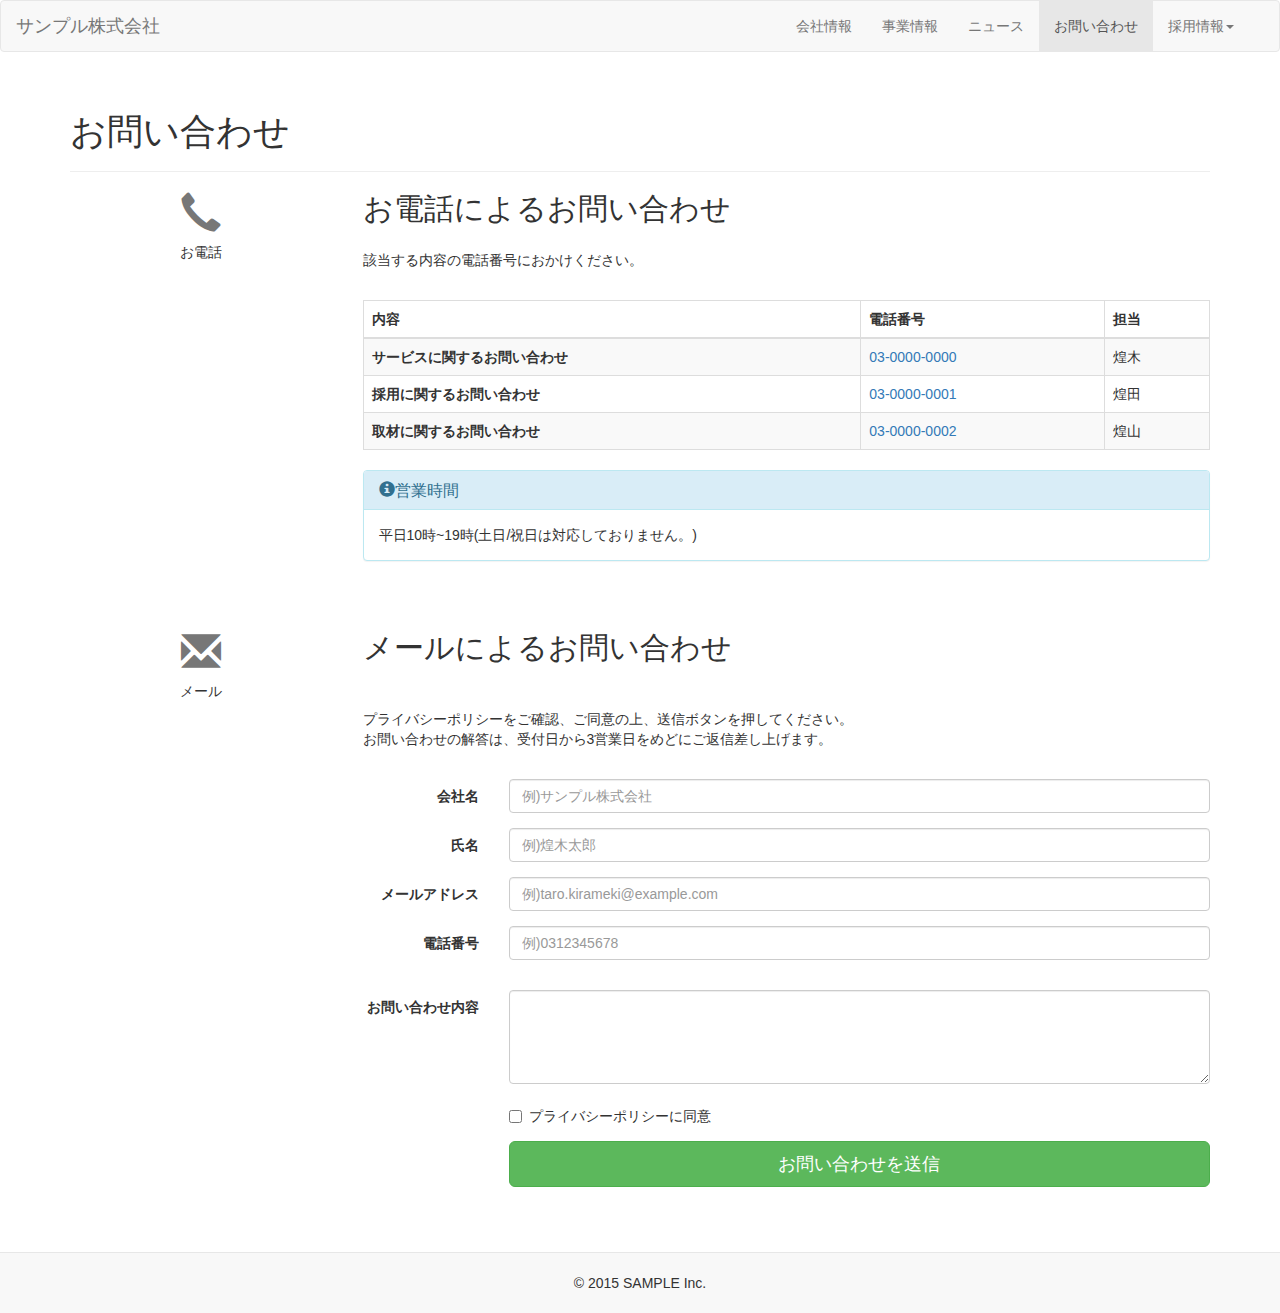
<file: bootstrap/index.html>
<!DOCTYPE html>
<html lang="ja">
  <head>
    <meta charset="utf-8">
    <meta http-equiv="X-UA-Compatible" content="IE=edge">
    <meta name="viewport" content="width=device-width, initial-scale=1">
    <title>お問い合わせ｜サンプル株式会社</title>
    <!-- BootstrapのCSS読み込み -->
    <link rel="stylesheet" href="//maxcdn.bootstrapcdn.com/bootstrap/3.3.5/css/bootstrap.min.css">
    <!-- jQuery読み込み -->
    <script src="//ajax.googleapis.com/ajax/libs/jquery/1.11.3/jquery.min.js"></script>
    <!-- BootstrapのJS読み込み -->
    <script src="//maxcdn.bootstrapcdn.com/bootstrap/3.3.5/js/bootstrap.min.js"></script>
  </head>
  <style>
    body{
      font-size: 14px;
    }
    
    .icon{
      text-align: center;
    }
    
    .row{
      margin-bottom: 50px;
    }
    
    .icon .glyphicon{
      margin-bottom: 10px;
      font-size: 40px;
      color: #777;
    }
    
    .content h2{
      margin-top: 0px;
      padding-bottom: 15px;
    }
    
    .content p{
      margin-bottom: 30px;
    }
    
    footer{
      border-top: 1px solid#e7e7e7;
      background-color: #f8f8f8;
      text-align: center;
      padding: 20px 20px;
    }
    
    
  </style>
  <body>
    <header>
      <nav class="navbar navbar-default">
        	<div class="container-fluid">
        		<div class="navbar-header">
        			<button type="button" class="navbar-toggle collapsed" data-toggle="collapse" data-target="#navbarEexample1">
        				<span class="sr-only">Toggle navigation</span>
        				<span class="icon-bar"></span>
        				<span class="icon-bar"></span>
        				<span class="icon-bar"></span>
        			</button>
        			<a class="navbar-brand" href="#">サンプル株式会社</a>
        		</div>
        	 <div class="collapse navbar-collapse navbar-right" id="navbarEexample1">
        		<ul class="nav navbar-nav">
        			<li><a href="#">会社情報</a></li>
        			<li><a href="#">事業情報</a></li>
        			<li><a href="#">ニュース</a></li>
        			<li class="active"><a href="#">お問い合わせ</a></li>
        			<li class="dropdown">
        			  <a class="dropdown-toggle" data-toggle="dropdown" href="#" role="button" aria-expanded="false">採用情報<span class="caret"></span></a>
            		<ul class="dropdown-menu" role="menu">
            			<li role="presentation"><a href="#">新卒採用</a></li>
            			<li role="presentation"><a href="#">キャリア採用</a></li>
            		</ul>
      				</li>
      			 </ul>
        		</div>
        	</div>
        </nav>
    </header>
    <div class="container">
      <div class="page-header">
        <h1>お問い合わせ</h1>
      </div>
        <div class="row">
        <div class="icon col-sm-3 hidden-xs">
          <span class="glyphicon glyphicon-earphone" aria-hidden="true"></span>
          <div class="icon-caption">お電話</div>
        </div>
        <div class="content col-sm-9">
          <h2>お電話によるお問い合わせ</h2>
          <p>
            該当する内容の電話番号におかけください。
          </p>
          <div class="table-responsible">
            <table class="table table-striped table-bordered">
              <thead>
                <tr>
                  <th>内容</th>
                  <th>電話番号</th>
                  <th>担当</th>
                </tr>
              </thead>
              <tbody>
                <tr>
                  <th scope="row">サービスに関するお問い合わせ</th>
                  <td><a href="tel:">03-0000-0000</a></td>
                  <td>煌木</td>
                </tr>
                <tr>
                  <th scope="row">採用に関するお問い合わせ</th>
                  <td><a href="tel:">03-0000-0001</a></td>
                  <td>煌田</td>
                </tr>
                <tr>
                  <th scope="row">取材に関するお問い合わせ</th>
                  <td><a href="tel:">03-0000-0002</a></td>
                  <td>煌山</td>
                </tr>
              </tbody>
            </table>
          </div>
          <div class="panel panel-info">
              <div class="panel-heading">
                <h3 class="panel-title" id="panel-title">
                  <span class="glyphicon glyphicon-info-sign" aria-hidden="true"></span>営業時間</h3>
              </div>
              <div class="panel-body">
                平日10時~19時(土日/祝日は対応しておりません。)
              </div>
            </div>
          </div>
        </div>
        <div class="row">
          <div class="icon col-sm-3 hidden-xs">
            <span class="glyphicon glyphicon-envelope" aria-hidden="true"></span>
            <div class="icon-caption">メール</div>
          </div>
          <div class="content col-sm-9">
            <h2>メールによるお問い合わせ</h2>
          　<p>プライバシーポリシーをご確認、ご同意の上、送信ボタンを押してください。<br>お問い合わせの解答は、受付日から3営業日をめどにご返信差し上げます。
          　</p>
            <form class="form-horizontal">
              <div class="form-group">
                <label for="inputcompany" class="col-sm-2 control-label">会社名</label>
                <div class="col-sm-10">
                  <input type="text" class="form-control" id="inputcompany" placeholder="例)サンプル株式会社">
                </div>
              </div>
              <div class="form-group">
                <label for="inputName" class="col-sm-2 control-label">氏名</label>
                <div class="col-sm-10">
                  <input type="text" class="form-control" id="inputName" placeholder="例)煌木太郎">
                </div>
              </div>
              <div class="form-group">
                <label for="inputEmail" class="col-sm-2 control-label">メールアドレス</label>
                <div class="col-sm-10">
                  <input type="email" class="form-control" id="inputEmail" placeholder="例)taro.kirameki@example.com">
                </div>
              </div>
              <div class="form-group">
                <label for="inputTel" class="col-sm-2 control-label">電話番号</label>
                <div class="col-sm-10">
                  <input type="tel" class="form-control" id="inputTel" placeholder="例)0312345678">
                </div>
              </div>
              <div class="form-group"></div>
                <div class="form-group">
                  <label for="inputContent" class="col-md-2 control-label">お問い合わせ内容</label>
                  <div class="col-md-10">
                    <textarea class="form-control" id="inputcontent" rows="4"></textarea>
                  </div>
                </div>
                <div class="form-group">
                  <div class="col-sm-offset-2 col-sm-10">
                    <div class="checkbox">
                      <label>
                        <input type="checkbox"> プライバシーポリシーに同意
                      </label>
                    </div>
                  </div>
                </div>
                <div class="form-group">
                  <div class="col-sm-offset-2 col-sm-10">
                    <button type="button" class="btn btn-success btn-lg btn-block">お問い合わせを送信</button>
                  </div>
                </div>
            </form>
          </div>
        </div>
      </div>
      <footer>
        <div class="copyright">© 2015 SAMPLE Inc.</div>
      </footer>
  </body>
</html>
</file>
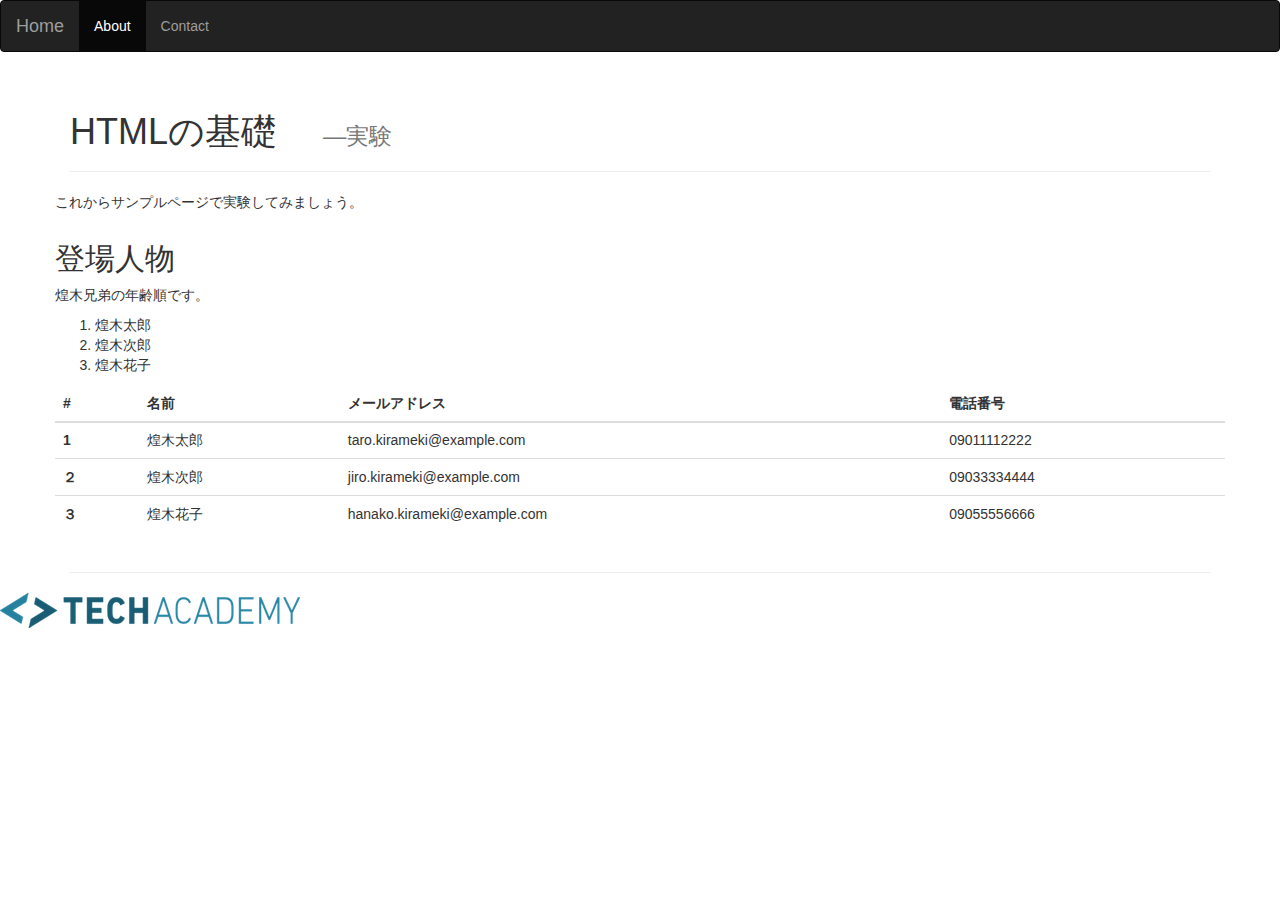
<file: htmlcss/index.html>
<!DOCTYPE html>
<html lang="ja">
  <head>
    <meta charset="utf-8">
    <meta http-equiv="X-UA-Compatible" content="IE=edge">
    <meta name="viewport" content="width=device-width, initial-scale=1">
    <title>Bootstrap Sample</title>
    <!-- BootstrapのCSS読み込み -->
    <link rel="stylesheet" href="//maxcdn.bootstrapcdn.com/bootstrap/3.3.5/css/bootstrap.min.css">
    <!-- jQuery読み込み -->
    <script src="//ajax.googleapis.com/ajax/libs/jquery/1.11.3/jquery.min.js"></script>
    <!-- BootstrapのJS読み込み -->
    <script src="//maxcdn.bootstrapcdn.com/bootstrap/3.3.5/js/bootstrap.min.js"></script>
  </head>
  
  <style>

  </style>
  <body>
    <header>
        <nav class="navbar navbar-inverse">
          <div class="container-fluid">
            <!-- Brand and toggle get grouped for better mobile display -->
            <div class="navbar-header">
              <button type="button" class="navbar-toggle collapsed" data-toggle="collapse" data-target="#bs-example-navbar-collapse-1" aria-expanded="false">
                <span class="sr-only">Toggle navigation</span>
                <span class="icon-bar"></span>
                <span class="icon-bar"></span>
                <span class="icon-bar"></span>
              </button>
              <a class="navbar-brand" href="#">Home</a>
            </div>
        
            <!-- Collect the nav links, forms, and other content for toggling -->
            <div class="collapse navbar-collapse" id="bs-example-navbar-collapse-1">
              <ul class="nav navbar-nav">
                <li class="active"><a href="#">About <span class="#"></span></span></a></li>
                <li><a href="#">Contact</a></li>
                </li>
              </ul>
            </div><!-- /.navbar-collapse -->
          </div><!-- /.container-fluid -->
        </nav>
    </header>
    <!---コメントです。ページには表示されませんが、ソースで見れます。--->
      <div class="container">
        <div class="page-header">
            <h1>HTMLの基礎
            　<small>—実験</small>
            </h1>
          </div>
        <div class="row">
          <p>これからサンプルページで実験してみましょう。</p>
        </div>
        <div class="row">
          <h2>登場人物</h2>
          <p>煌木兄弟の年齢順です。</p>
          <ol>
              <li>煌木太郎</li>
              <li>煌木次郎</li>
              <li>煌木花子</li>
          </ol>
          
          <table class="table table-hover">
              <thead>
                  <tr>
                      <th>#</th>
                      <th>名前</th>
                      <th>メールアドレス</th>
                      <th>電話番号</th>
                      <tr>
              </thead>
              <tbody>
                  <tr>
                      <th>1</th>
                      <td>煌木太郎</td>
                      <td>taro.kirameki@example.com</td>
                      <td>09011112222</td>
                  </tr>
                  <tr>
                      <th>２</th>
                      <td>煌木次郎</td>
                      <td>jiro.kirameki@example.com</td>
                      <td>09033334444</td>
                  </tr>
                  <tr>
                      <th>３</th>
                      <td>煌木花子</td>
                      <td>hanako.kirameki@example.com</td>
                      <td>09055556666</td>
                  </tr>
              </tbody>
          </table>
        </div>  
          
          
          <hr>
      </div>
    
    <footer>
      <a href="https://techacademy.jp">
        <img src="logo-techacademy.png" alt="Techacademy-logo">
      </a>
    </footer>
  </body>
</html>
</file>
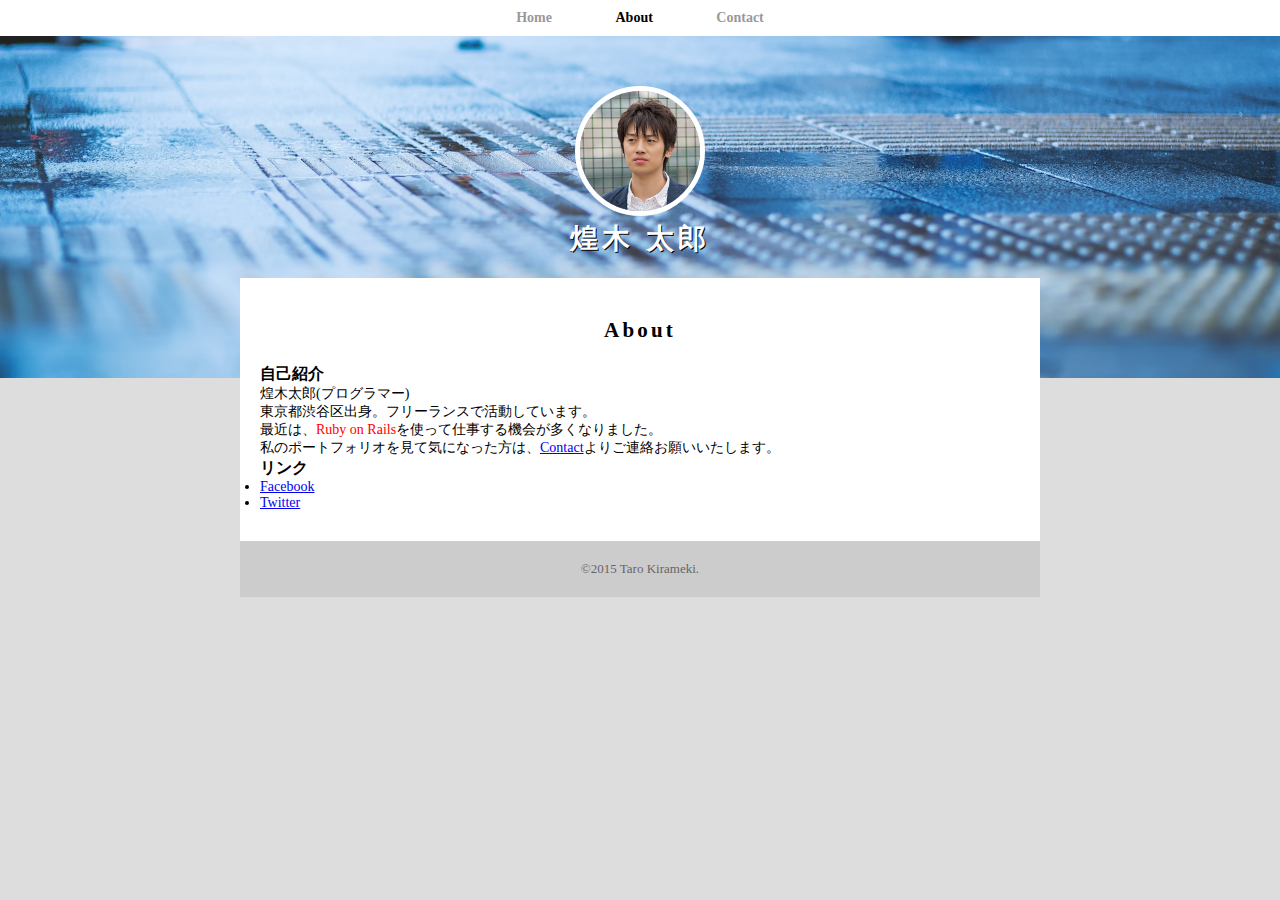
<file: htmlcss/about.html>
<!DOCTYPE HTML>
<html lang="ja">
    <head>
        <meta charset="utf-8">
        <title>煌木太郎｜About</title>
        <link rel="stylesheet" href="about.css">
    </head>
    <body>
        <header>
            <nav>
                <ul>
                    <li><a href="index.html">Home</a></li>
                    <li><a href="about.html" class="selected">About</a></li>
                    <li><a href="contact.html">Contact</a></li>
                </ul>
            </nav>
            <div id="logo">
                <img src="profile.jpg" alt="">
                <h1>煌木 太郎</h1>
            </div>
        </header>
        <div class="container">
            <section>
                <h2>About</h2>
                <h3>自己紹介</h3>
                <p>煌木太郎(プログラマー)</p>
                <p>東京都渋谷区出身。フリーランスで活動しています。</p>
                <p>最近は、<span class="red">Ruby on Rails</span>を使って仕事する機会が多くなりました。</p>
                <p>私のポートフォリオを見て気になった方は、<a href="contact.html">Contact</a>よりご連絡お願いいたします。</p>
                <h3>リンク</h3>
                <ul>
                    <li><a href="https://www.facebook.com/tarokirameki" target="_blank">Facebook</a></li>
                    <li><a href="https://twitter.com/tarokirameki" target="_blank">Twitter</a></li>
                </ul>
            </section>
            <footer>
                <p>&copy;2015 Taro Kirameki.</p>
            </footer>
        </div>
    </body>
</html>
</file>
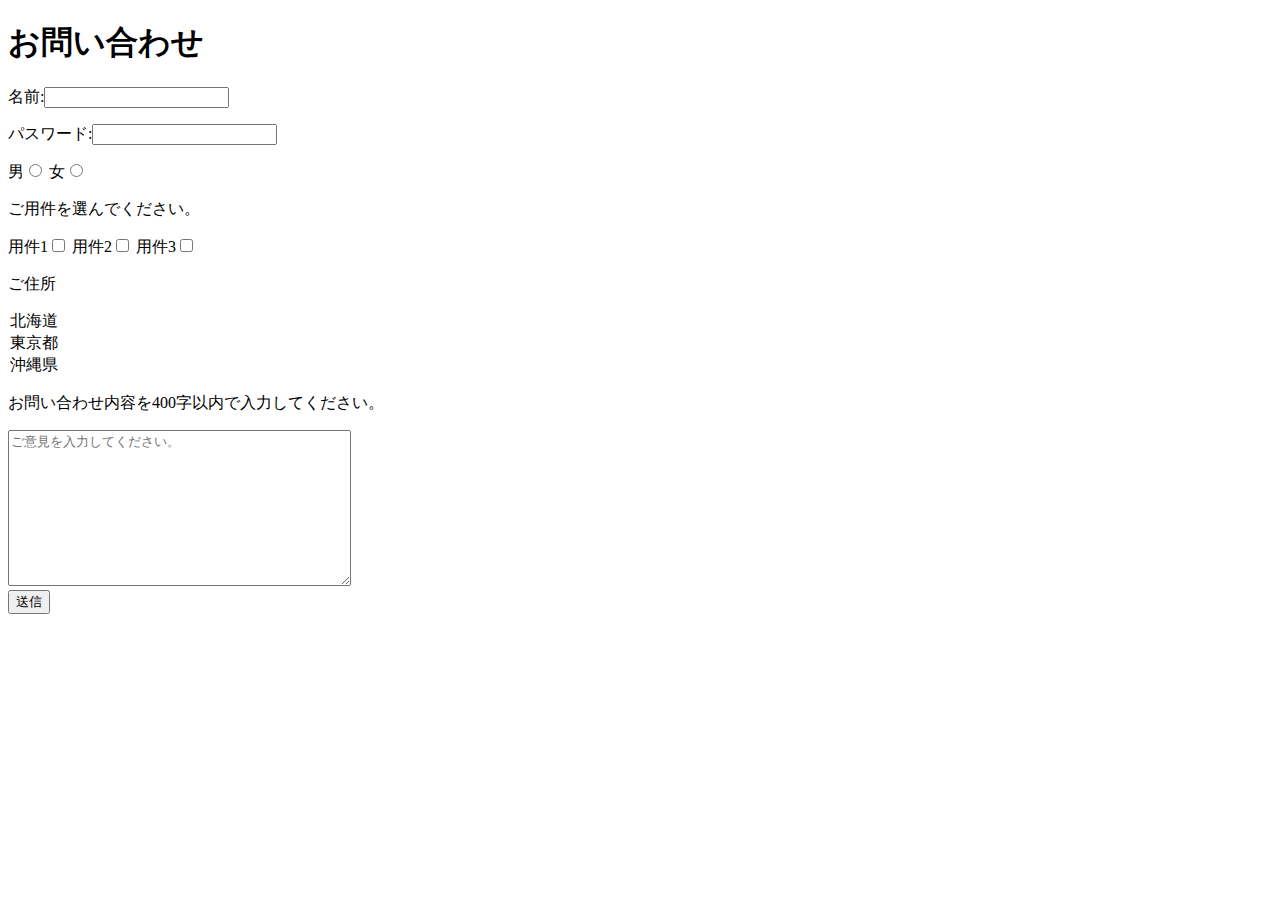
<file: htmlcss/contact.html>
<!DOCTYPE HTML>
<html lang="ja">
<head>
    <meta charset="UTF-8">
    <title>お問い合わせフォーム</title>
</head>
<body>
    <h1>お問い合わせ</h1>
    <form action="" method="post">
        <input type="hidden" value="secret_data">
        <label>名前:<input type="text" name="login_name"></label>
        <p>パスワード:<input type="password" name="password"></p>
        <div>
            <label>男<input type="radio" name="gender" value="man"></label>
            <label>女<input type="radio" name="gender" value="woman"></label>
        </div>
        <div>
            <p>ご用件を選んでください。</p>
            <label>用件1<input type="checkbox" name="hobby" value="1"></label>
            <label>用件2<input type="checkbox" name="hobby" value="2"></label>
            <label>用件3<input type="checkbox" name="hobby" value="3"></label>
        </div>
        <div>
            <p>ご住所</p>
            <section name="select1">
                <option value="1">北海道</option>
                <option value="2">東京都</option>
                <option value="3">沖縄県</option>
            </section>
        </div>
        <div>
            <p>お問い合わせ内容を400字以内で入力してください。</p>
            <textarea name="opinion" cols="40" rows="10" maxlength="400"
               placeholder="ご意見を入力してください。"></textarea>
        </div>
        <input type="submit" value="送信">
    </form>
</body>
</html>
</file>
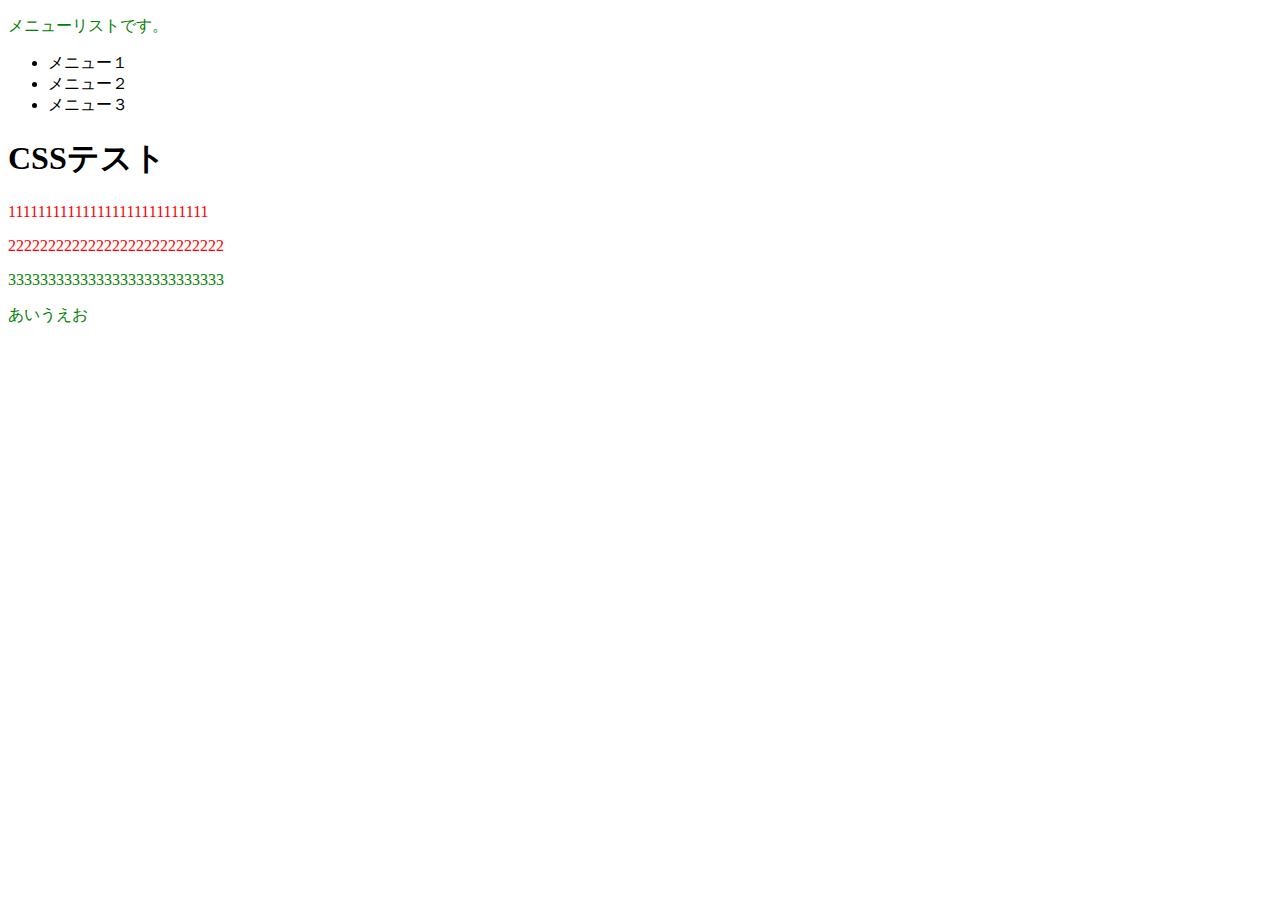
<file: test.css/test_css.html>
<!DOCTYPE HTML>
<html lang="ja">
<head>
    <meta charset="UTF-8">
    <title>CSSテスト用HTML</title>
    <link rel="stylesheet" href="test.css">
</head>
<body>
    <div id="menu">
        <p><span class="abc">メニューリスト</span>です。</p>
        <ul>
            <li>メニュー１</li>
            <li>メニュー２</li>
            <li>メニュー３</li>
        </ul>
    </div>
    <div class="container">
        <h1 class="test abc xyz">CSSテスト</h1>
        <p class="abc xyz">111111111111111111111111111</p>
        <p id="p2" class="abc">222222222222222222222222222</p>
        <p id="p3">333333333333333333333333333</p>
    </div>
    <p>あいうえお</p>
</body>
</html>
</file>
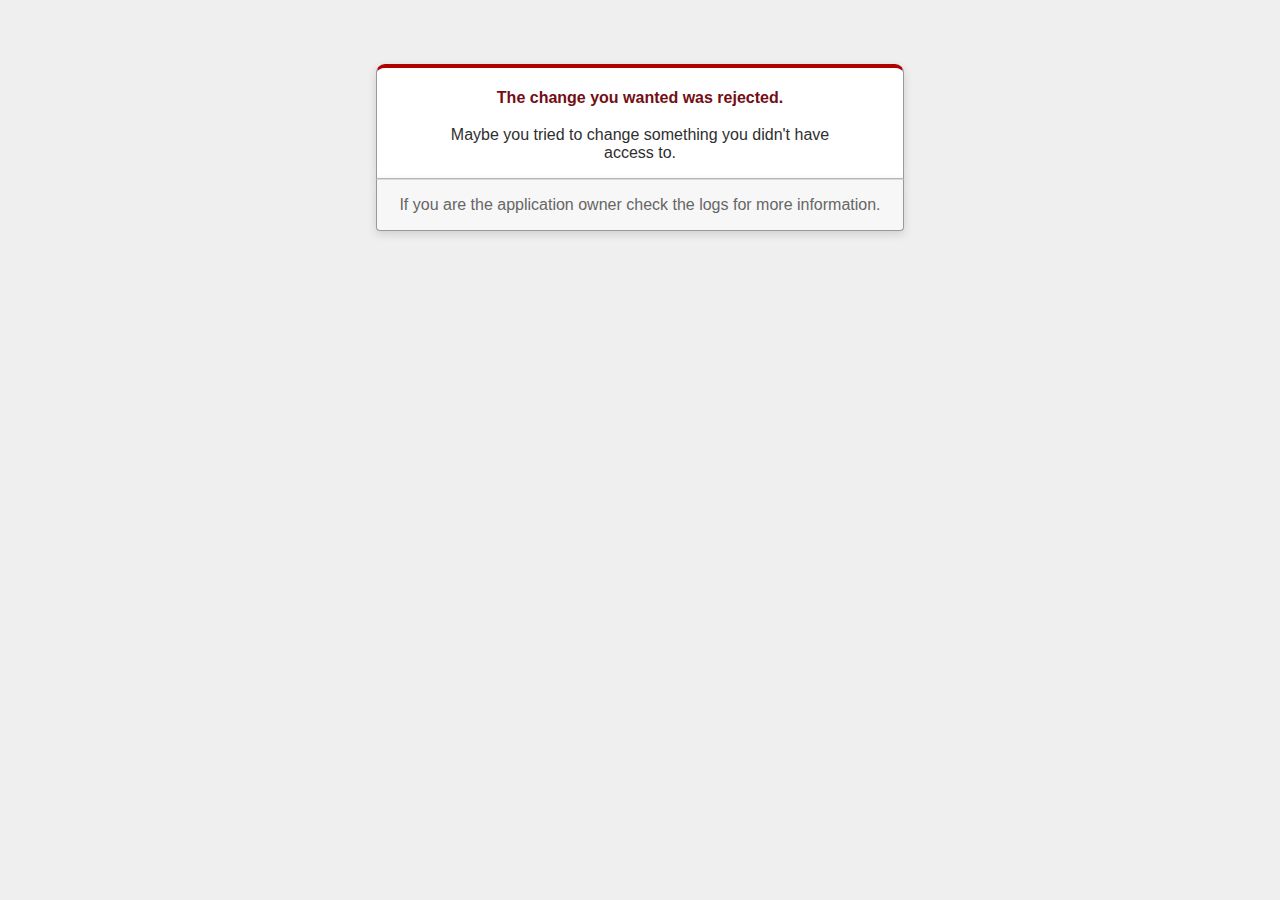
<file: message-board/public/422.html>
<!DOCTYPE html>
<html>
<head>
  <title>The change you wanted was rejected (422)</title>
  <meta name="viewport" content="width=device-width,initial-scale=1">
  <style>
  body {
    background-color: #EFEFEF;
    color: #2E2F30;
    text-align: center;
    font-family: arial, sans-serif;
    margin: 0;
  }

  div.dialog {
    width: 95%;
    max-width: 33em;
    margin: 4em auto 0;
  }

  div.dialog > div {
    border: 1px solid #CCC;
    border-right-color: #999;
    border-left-color: #999;
    border-bottom-color: #BBB;
    border-top: #B00100 solid 4px;
    border-top-left-radius: 9px;
    border-top-right-radius: 9px;
    background-color: white;
    padding: 7px 12% 0;
    box-shadow: 0 3px 8px rgba(50, 50, 50, 0.17);
  }

  h1 {
    font-size: 100%;
    color: #730E15;
    line-height: 1.5em;
  }

  div.dialog > p {
    margin: 0 0 1em;
    padding: 1em;
    background-color: #F7F7F7;
    border: 1px solid #CCC;
    border-right-color: #999;
    border-left-color: #999;
    border-bottom-color: #999;
    border-bottom-left-radius: 4px;
    border-bottom-right-radius: 4px;
    border-top-color: #DADADA;
    color: #666;
    box-shadow: 0 3px 8px rgba(50, 50, 50, 0.17);
  }
  </style>
</head>

<body>
  <!-- This file lives in public/422.html -->
  <div class="dialog">
    <div>
      <h1>The change you wanted was rejected.</h1>
      <p>Maybe you tried to change something you didn't have access to.</p>
    </div>
    <p>If you are the application owner check the logs for more information.</p>
  </div>
</body>
</html>
</file>
<file: htmlcss/about.css>
*{ 
    margin: 0;
    padding: 0;
}

body{
    font-family: Yugothic, "游ゴシック", "メイリオ"、Meiryo, "ヒラギノ角ゴ Pro W3", "Hiragino Kaku Gothic Pro", sans-serif;
    background-color: #ddd;
    font-size: 14px;
}

span.red{
    color: red;
}

header{
    background-image: url("bg.jpg");
    background-position: center center;
    background-size: cover;
    background-repeat: no-repeat;
    padding-bottom: 100px;
}

#logo{
    padding: 20px 0;
    text-align: center;
}

#logo img{
    max-width: 120px;
    border: 5px solid #fff;
    border-radius: 100%;
}

#logo h1{
    letter-spacing: 0.15em;
    color: #fff;
    text-shadow: 1px 1px 0px #000;
}

nav{
    margin: 0 0 30px 0;
    padding: 10px 0;
    text-align:center;
    background: #fff;
}

nav ul{
    margin: 0 10px;
    padding: 0;
}

nav ul li{
    margin: 0 20px;
    display: inline-block;
}

nav ul li a{
    padding: 15px 10px;
    text-decoration: none;
    color: #999;
    font-weight: bold;
}

nav ul li a.selected{
    color: #000;
}

.container{
    max-width: 800px;
    margin: -100px auto 0;
    background-color: #fff;
}

section{
    padding: 30px 20px;
}

section h2{
    padding: 10px 0 20px 0;
    text-align: center;
    letter-spacing: 0.15em;
}

footer{
    padding: 20px 0;
    font-size: 93%;
    text-align: center;
    background-color: #ccc;
    color: #666;
}

#some{
    margin-top: 10px;
    margin-right: 20px;
    margin-bottom: 30px;
    margin-left: 40px;
}
</file>
<file: test.css/test.css>
p.abc{
    color: red;
}

p{
    color: green
}
</file>
